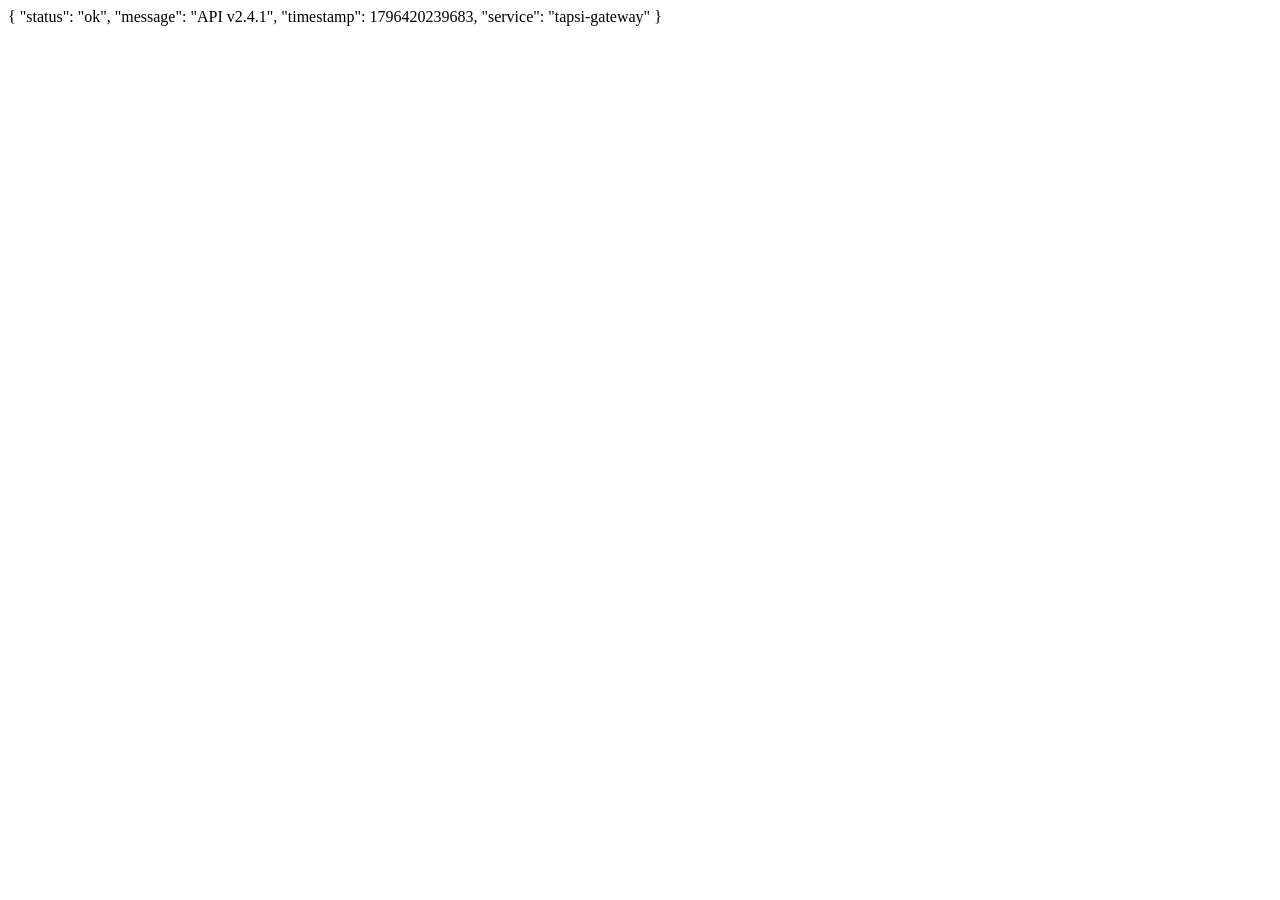
<file: configs/tapsi-api.html>
<!DOCTYPE html>
<html>
<head>
  <title>API | Tapsi</title>
</head>
<body>
  <script>
    // Fake API response for DPI probes
    document.body.innerHTML = JSON.stringify({
      "status": "ok",
      "message": "API v2.4.1",
      "timestamp": Date.now(),
      "service": "tapsi-gateway"
    }, null, 2);
  </script>
</body>
</html>
</file>
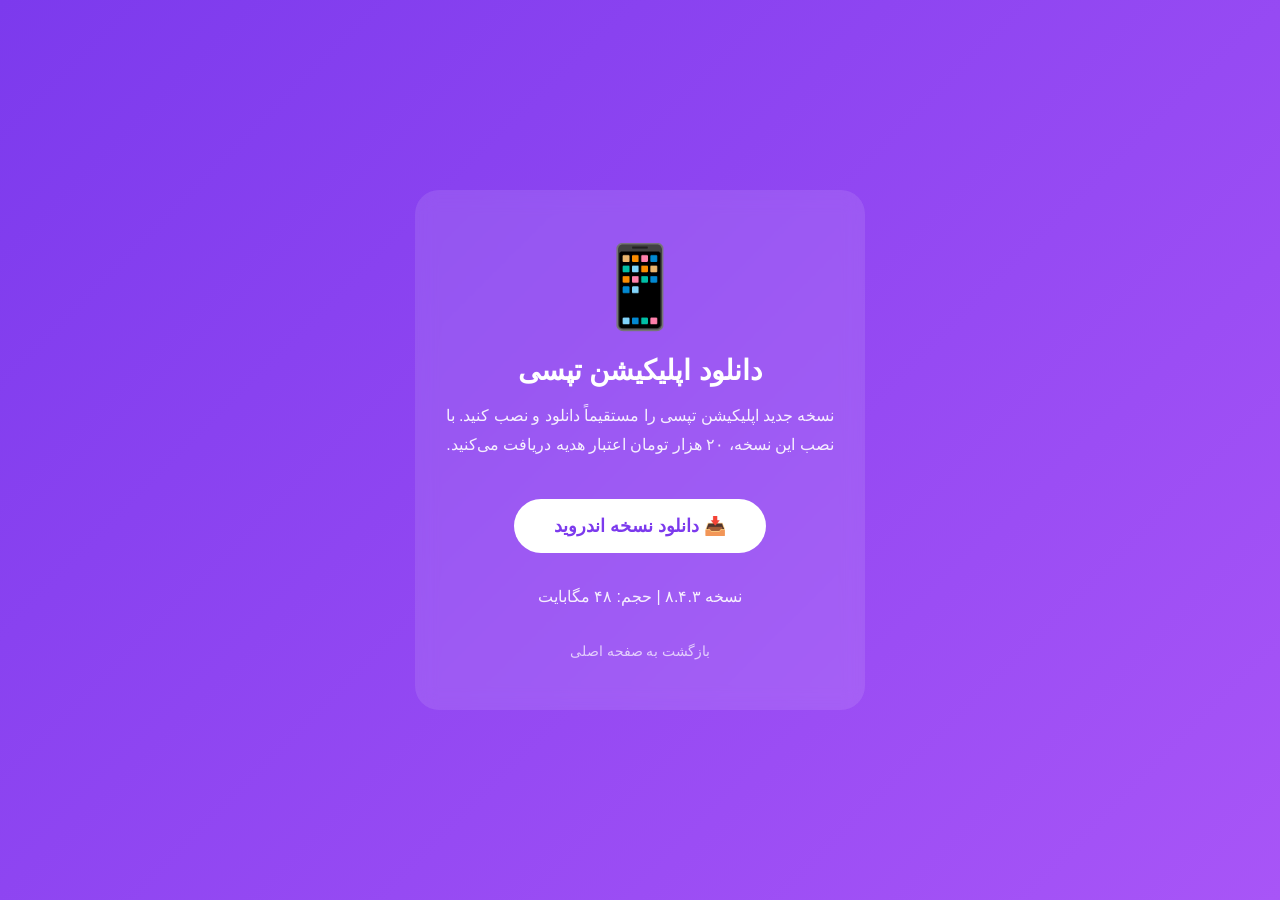
<file: configs/tapsi-app.html>
<!DOCTYPE html>
<html dir="rtl" lang="fa">
<head>
  <meta charset="UTF-8">
  <meta name="viewport" content="width=device-width, initial-scale=1.0">
  <title>دانلود اپلیکیشن تپسی</title>
  <style>
    *{margin:0;padding:0;box-sizing:border-box}
    body{font-family:Tahoma,sans-serif;direction:rtl;background:linear-gradient(135deg,#7C3AED,#A855F7);min-height:100vh;display:flex;align-items:center;justify-content:center;color:#fff;text-align:center}
    .card{background:rgba(255,255,255,0.1);backdrop-filter:blur(10px);padding:50px 30px;border-radius:24px;max-width:450px;width:90%}
    .card .icon{font-size:80px;margin-bottom:20px}
    .card h1{font-size:28px;margin-bottom:15px}
    .card p{font-size:16px;opacity:0.9;margin-bottom:30px;line-height:1.8}
    .download-btn{display:inline-block;background:#fff;color:#7C3AED;padding:16px 40px;border-radius:50px;text-decoration:none;font-weight:700;font-size:18px;transition:all 0.3s;margin:10px}
    .download-btn:hover{transform:scale(1.05);box-shadow:0 10px 30px rgba(0,0,0,0.2)}
    .version{font-size:13px;opacity:0.7;margin-top:20px}
    .links{margin-top:30px}
    .links a{color:#fff;opacity:0.7;text-decoration:none;font-size:14px}
  </style>
</head>
<body>

<div class="card">
  <div class="icon">📱</div>
  <h1>دانلود اپلیکیشن تپسی</h1>
  <p>نسخه جدید اپلیکیشن تپسی را مستقیماً دانلود و نصب کنید. با نصب این نسخه، ۲۰ هزار تومان اعتبار هدیه دریافت می‌کنید.</p>
  
  <a href="#" class="download-btn" onclick="alert('برای دانلود اپلیکیشن، لطفاً از داخل ایران اقدام نمایید.')">📥 دانلود نسخه اندروید</a>
  
  <p class="version">نسخه ۸.۴.۳ | حجم: ۴۸ مگابایت</p>
  
  <div class="links">
    <a href="/">بازگشت به صفحه اصلی</a>
  </div>
</div>

</body>
</html>
</file>
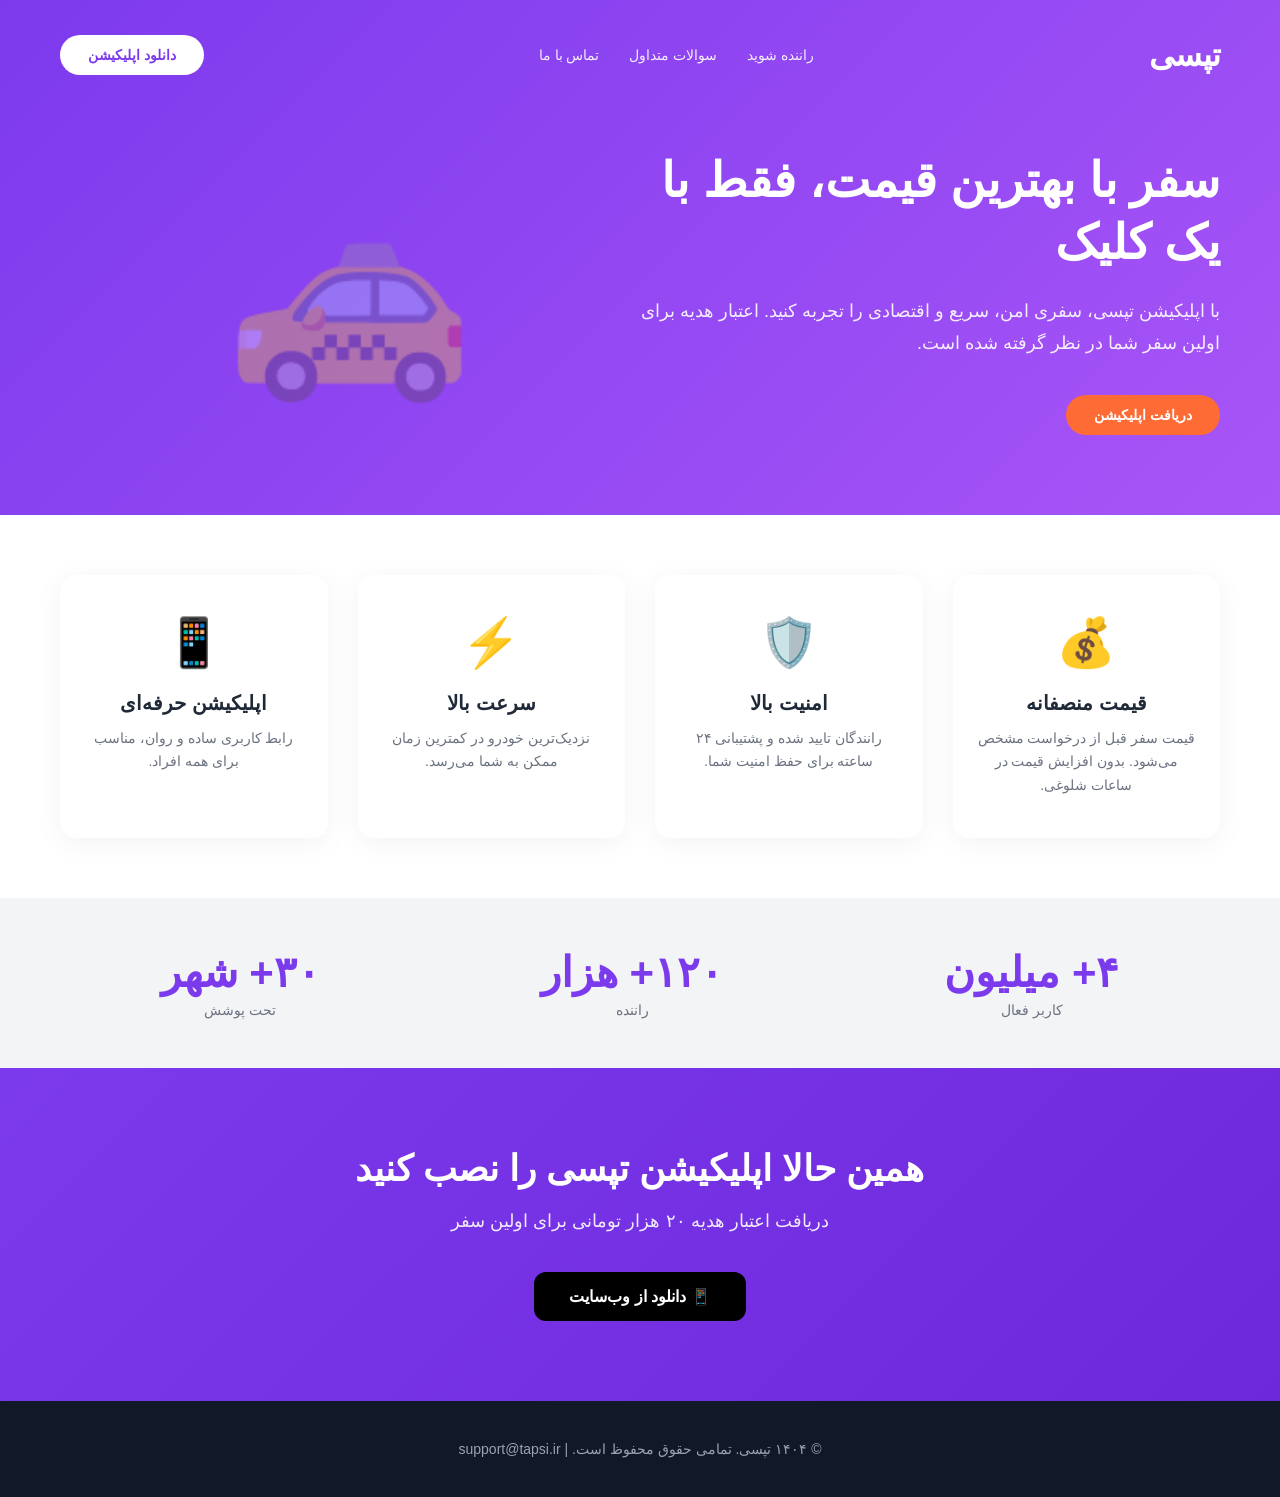
<file: configs/tapsi.html>
<!DOCTYPE html>
<html dir="rtl" lang="fa">
<head>
  <meta charset="UTF-8">
  <meta name="viewport" content="width=device-width, initial-scale=1.0">
  <title>تپسی - سفر با بهترین قیمت</title>
  <meta name="description" content="اپلیکیشن هوشمند درخواست تاکسی و خودرو. نصب رایگان و اعتبار هدیه برای اولین سفر">
  <link rel="stylesheet" href="/assets/style.css">
  <style>
    *{margin:0;padding:0;box-sizing:border-box}
    body{font-family:'IranSans','Tahoma',sans-serif;direction:rtl;overflow-x:hidden}
    .header{background:linear-gradient(135deg,#7C3AED,#A855F7);color:#fff;padding:20px 0;position:relative}
    .container{max-width:1200px;margin:0 auto;padding:0 20px}
    .navbar{display:flex;justify-content:space-between;align-items:center;padding:15px 0}
    .logo{font-size:32px;font-weight:900;color:#fff;text-decoration:none;letter-spacing:-1px}
    .nav-links{display:flex;gap:30px}
    .nav-links a{color:#fff;text-decoration:none;font-size:14px;opacity:0.9;transition:opacity 0.3s}
    .nav-links a:hover{opacity:1}
    .btn{background:#fff;color:#7C3AED;padding:12px 28px;border-radius:30px;text-decoration:none;font-weight:700;font-size:14px;transition:all 0.3s;display:inline-block}
    .btn:hover{transform:translateY(-2px);box-shadow:0 10px 25px rgba(0,0,0,0.15)}
    .hero{display:flex;align-items:center;justify-content:space-between;padding:60px 0;flex-wrap:wrap}
    .hero-text{flex:1;min-width:300px}
    .hero-text h1{font-size:48px;font-weight:900;line-height:1.3;margin-bottom:20px}
    .hero-text p{font-size:18px;opacity:0.9;margin-bottom:35px;line-height:1.8}
    .hero-img{flex:1;text-align:center;min-width:300px}
    .hero-img img{max-width:100%;height:auto}
    .features{display:grid;grid-template-columns:repeat(auto-fit,minmax(250px,1fr));gap:30px;padding:60px 0}
    .feature-card{text-align:center;padding:40px 25px;background:#fff;border-radius:16px;box-shadow:0 5px 30px rgba(0,0,0,0.05);transition:transform 0.3s}
    .feature-card:hover{transform:translateY(-5px)}
    .feature-icon{font-size:48px;margin-bottom:20px}
    .feature-card h3{color:#1F2937;margin-bottom:12px;font-size:20px}
    .feature-card p{color:#6B7280;line-height:1.7;font-size:14px}
    .stats{background:#F3F4F6;padding:50px 0;text-align:center}
    .stats-grid{display:flex;justify-content:space-around;flex-wrap:wrap;gap:20px}
    .stat-item h2{font-size:42px;color:#7C3AED;font-weight:900}
    .stat-item p{color:#6B7280;font-size:14px;margin-top:5px}
    .cta{background:linear-gradient(135deg,#7C3AED,#6D28D9);color:#fff;text-align:center;padding:80px 20px}
    .cta h2{font-size:36px;margin-bottom:20px}
    .cta p{font-size:18px;margin-bottom:40px;opacity:0.9}
    .app-buttons{display:flex;gap:20px;justify-content:center;flex-wrap:wrap}
    .app-btn{background:#000;color:#fff;padding:15px 35px;border-radius:12px;text-decoration:none;font-size:16px;font-weight:700;transition:all 0.3s}
    .app-btn:hover{transform:scale(1.05)}
    .footer{background:#111827;color:#9CA3AF;padding:40px 0;text-align:center;font-size:14px}
    @media(max-width:768px){
      .hero-text h1{font-size:32px}
      .nav-links{display:none}
    }
  </style>
</head>
<body>

<header class="header">
  <div class="container">
    <nav class="navbar">
      <a href="/" class="logo">تپسی</a>
      <div class="nav-links">
        <a href="/driver">راننده شوید</a>
        <a href="/faq">سوالات متداول</a>
        <a href="/contact">تماس با ما</a>
      </div>
      <a href="/app" class="btn">دانلود اپلیکیشن</a>
    </nav>

    <div class="hero">
      <div class="hero-text">
        <h1>سفر با بهترین قیمت، فقط با یک کلیک</h1>
        <p>با اپلیکیشن تپسی، سفری امن، سریع و اقتصادی را تجربه کنید. اعتبار هدیه برای اولین سفر شما در نظر گرفته شده است.</p>
        <a href="/app" class="btn" style="background:#FF6B35;color:#fff;margin-left:10px;">دریافت اپلیکیشن</a>
      </div>
      <div class="hero-img">
        <div style="font-size:200px;opacity:0.3;">🚕</div>
      </div>
    </div>
  </div>
</header>

<section class="container">
  <div class="features">
    <div class="feature-card">
      <div class="feature-icon">💰</div>
      <h3>قیمت منصفانه</h3>
      <p>قیمت سفر قبل از درخواست مشخص می‌شود. بدون افزایش قیمت در ساعات شلوغی.</p>
    </div>
    <div class="feature-card">
      <div class="feature-icon">🛡️</div>
      <h3>امنیت بالا</h3>
      <p>رانندگان تایید شده و پشتیبانی ۲۴ ساعته برای حفظ امنیت شما.</p>
    </div>
    <div class="feature-card">
      <div class="feature-icon">⚡</div>
      <h3>سرعت بالا</h3>
      <p>نزدیک‌ترین خودرو در کمترین زمان ممکن به شما می‌رسد.</p>
    </div>
    <div class="feature-card">
      <div class="feature-icon">📱</div>
      <h3>اپلیکیشن حرفه‌ای</h3>
      <p>رابط کاربری ساده و روان، مناسب برای همه افراد.</p>
    </div>
  </div>
</section>

<section class="stats">
  <div class="container">
    <div class="stats-grid">
      <div class="stat-item">
        <h2>۴+ میلیون</h2>
        <p>کاربر فعال</p>
      </div>
      <div class="stat-item">
        <h2>۱۲۰+ هزار</h2>
        <p>راننده</p>
      </div>
      <div class="stat-item">
        <h2>۳۰+ شهر</h2>
        <p>تحت پوشش</p>
      </div>
    </div>
  </div>
</section>

<section class="cta">
  <h2>همین حالا اپلیکیشن تپسی را نصب کنید</h2>
  <p>دریافت اعتبار هدیه ۲۰ هزار تومانی برای اولین سفر</p>
  <div class="app-buttons">
    <a href="/app" class="app-btn">📱 دانلود از وب‌سایت</a>
  </div>
</section>

<footer class="footer">
  <div class="container">
    <p>© ۱۴۰۴ تپسی. تمامی حقوق محفوظ است. | support@tapsi.ir</p>
  </div>
</footer>

</body>
</html>
</file>
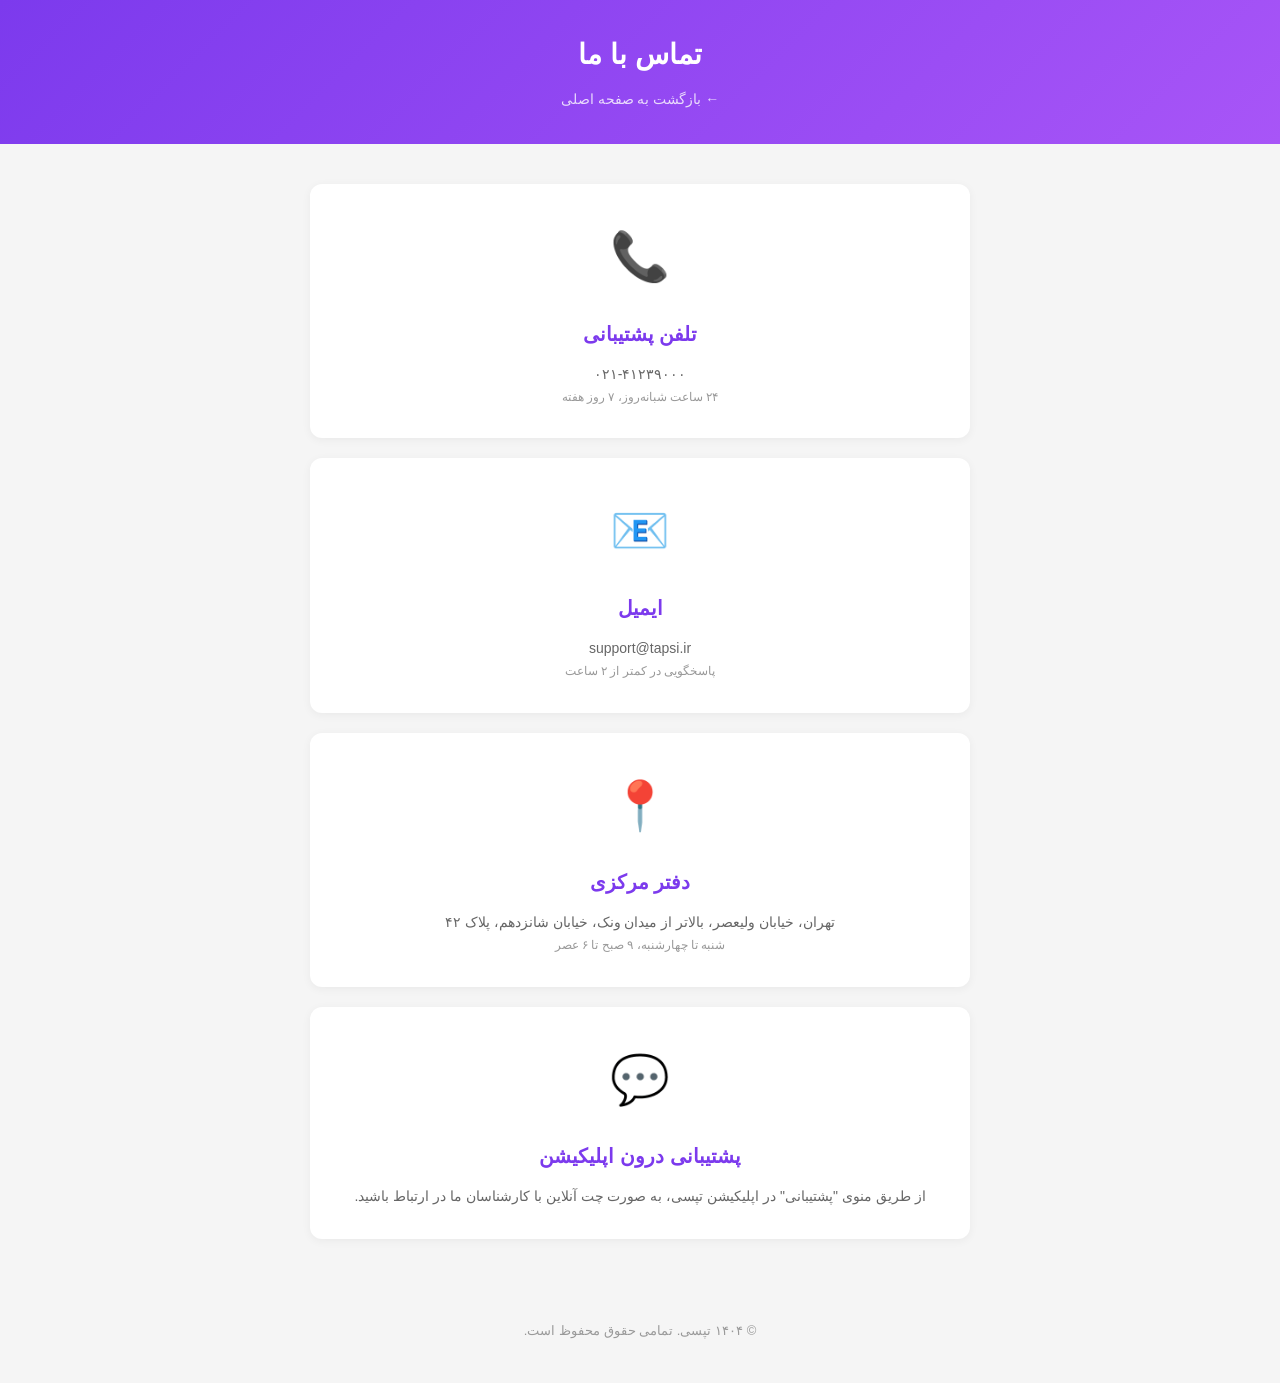
<file: pages/contact.html>
<!DOCTYPE html>
<html dir="rtl" lang="fa">
<head>
  <meta charset="UTF-8">
  <meta name="viewport" content="width=device-width, initial-scale=1.0">
  <title>تماس با ما | تپسی</title>
  <style>
    *{margin:0;padding:0;box-sizing:border-box}
    body{font-family:Tahoma,sans-serif;direction:rtl;background:#f5f5f5;color:#333;line-height:1.8}
    .header{background:linear-gradient(135deg,#7C3AED,#A855F7);color:#fff;padding:30px 0;text-align:center}
    .header h1{font-size:28px;margin-bottom:5px}
    .header a{color:#fff;opacity:0.8;text-decoration:none;font-size:14px}
    .container{max-width:700px;margin:40px auto;padding:0 20px}
    .contact-card{background:#fff;border-radius:12px;padding:30px;margin-bottom:20px;box-shadow:0 2px 10px rgba(0,0,0,0.05);text-align:center}
    .contact-card .icon{font-size:48px;margin-bottom:15px}
    .contact-card h3{color:#7C3AED;font-size:20px;margin-bottom:10px}
    .contact-card p{color:#666;font-size:14px}
    .footer{text-align:center;padding:40px;color:#999;font-size:13px}
  </style>
</head>
<body>

<div class="header">
  <h1>تماس با ما</h1>
  <a href="/">← بازگشت به صفحه اصلی</a>
</div>

<div class="container">
  <div class="contact-card">
    <div class="icon">📞</div>
    <h3>تلفن پشتیبانی</h3>
    <p>۰۲۱-۴۱۲۳۹۰۰۰</p>
    <p style="font-size:12px;color:#999">۲۴ ساعت شبانه‌روز، ۷ روز هفته</p>
  </div>

  <div class="contact-card">
    <div class="icon">📧</div>
    <h3>ایمیل</h3>
    <p>support@tapsi.ir</p>
    <p style="font-size:12px;color:#999">پاسخگویی در کمتر از ۲ ساعت</p>
  </div>

  <div class="contact-card">
    <div class="icon">📍</div>
    <h3>دفتر مرکزی</h3>
    <p>تهران، خیابان ولیعصر، بالاتر از میدان ونک، خیابان شانزدهم، پلاک ۴۲</p>
    <p style="font-size:12px;color:#999">شنبه تا چهارشنبه، ۹ صبح تا ۶ عصر</p>
  </div>

  <div class="contact-card">
    <div class="icon">💬</div>
    <h3>پشتیبانی درون اپلیکیشن</h3>
    <p>از طریق منوی "پشتیبانی" در اپلیکیشن تپسی، به صورت چت آنلاین با کارشناسان ما در ارتباط باشید.</p>
  </div>
</div>

<footer class="footer">
  <p>© ۱۴۰۴ تپسی. تمامی حقوق محفوظ است.</p>
</footer>

</body>
</html>
</file>
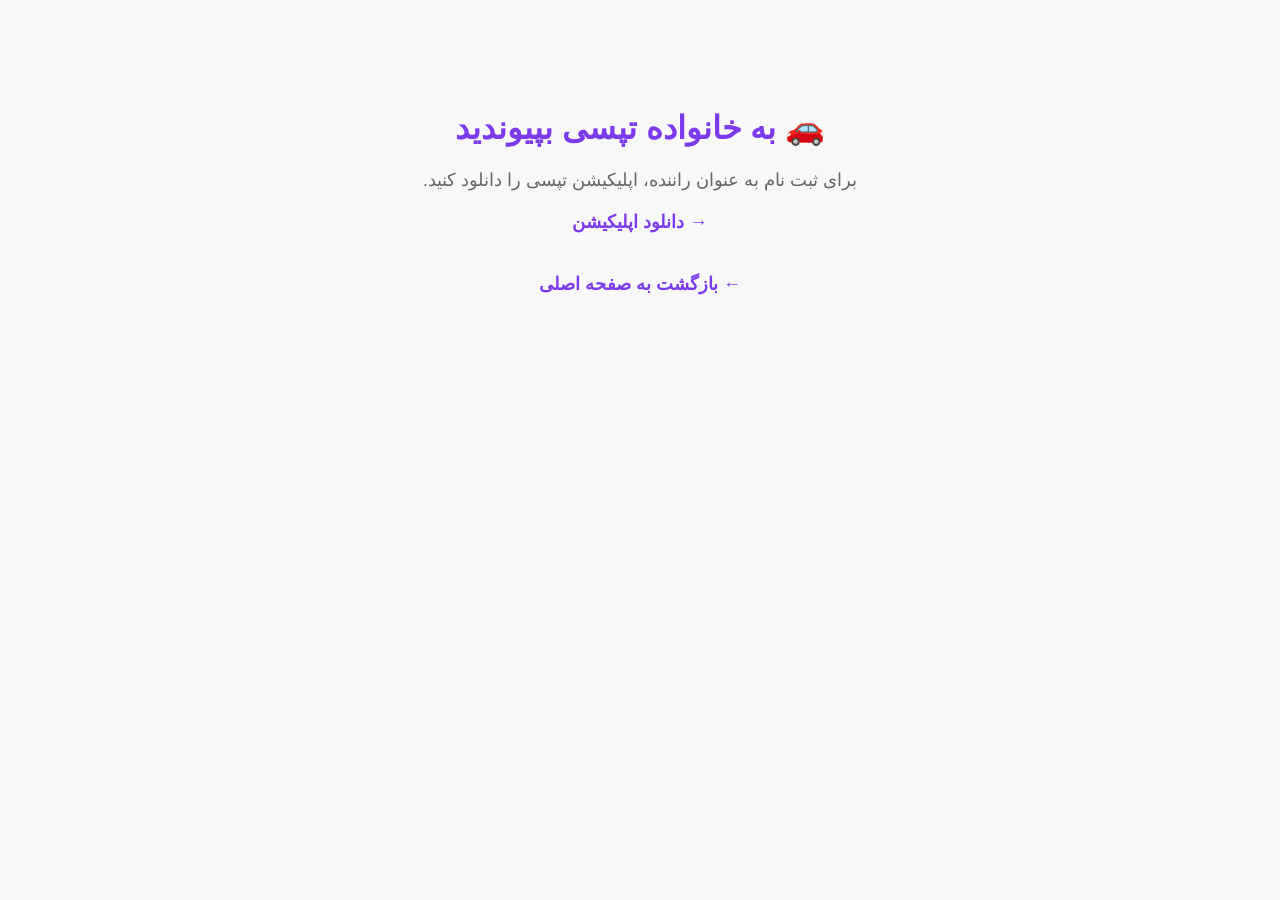
<file: pages/driver.html>
<!DOCTYPE html>
<html dir="rtl" lang="fa">
<head>
  <meta charset="UTF-8">
  <title>راننده شوید | تپسی</title>
  <style>
    body{font-family:Tahoma,sans-serif;direction:rtl;text-align:center;padding:80px 20px;background:#f8f8f8}
    h1{color:#7C3AED;font-size:32px}
    p{color:#666;font-size:18px;margin:20px 0}
    a{color:#7C3AED;text-decoration:none;font-weight:bold}
  </style>
</head>
<body>
  <h1>🚗 به خانواده تپسی بپیوندید</h1>
  <p>برای ثبت نام به عنوان راننده، اپلیکیشن تپسی را دانلود کنید.</p>
  <p><a href="/app">→ دانلود اپلیکیشن</a></p>
  <p style="margin-top:40px"><a href="/">← بازگشت به صفحه اصلی</a></p>
</body>
</html>
</file>
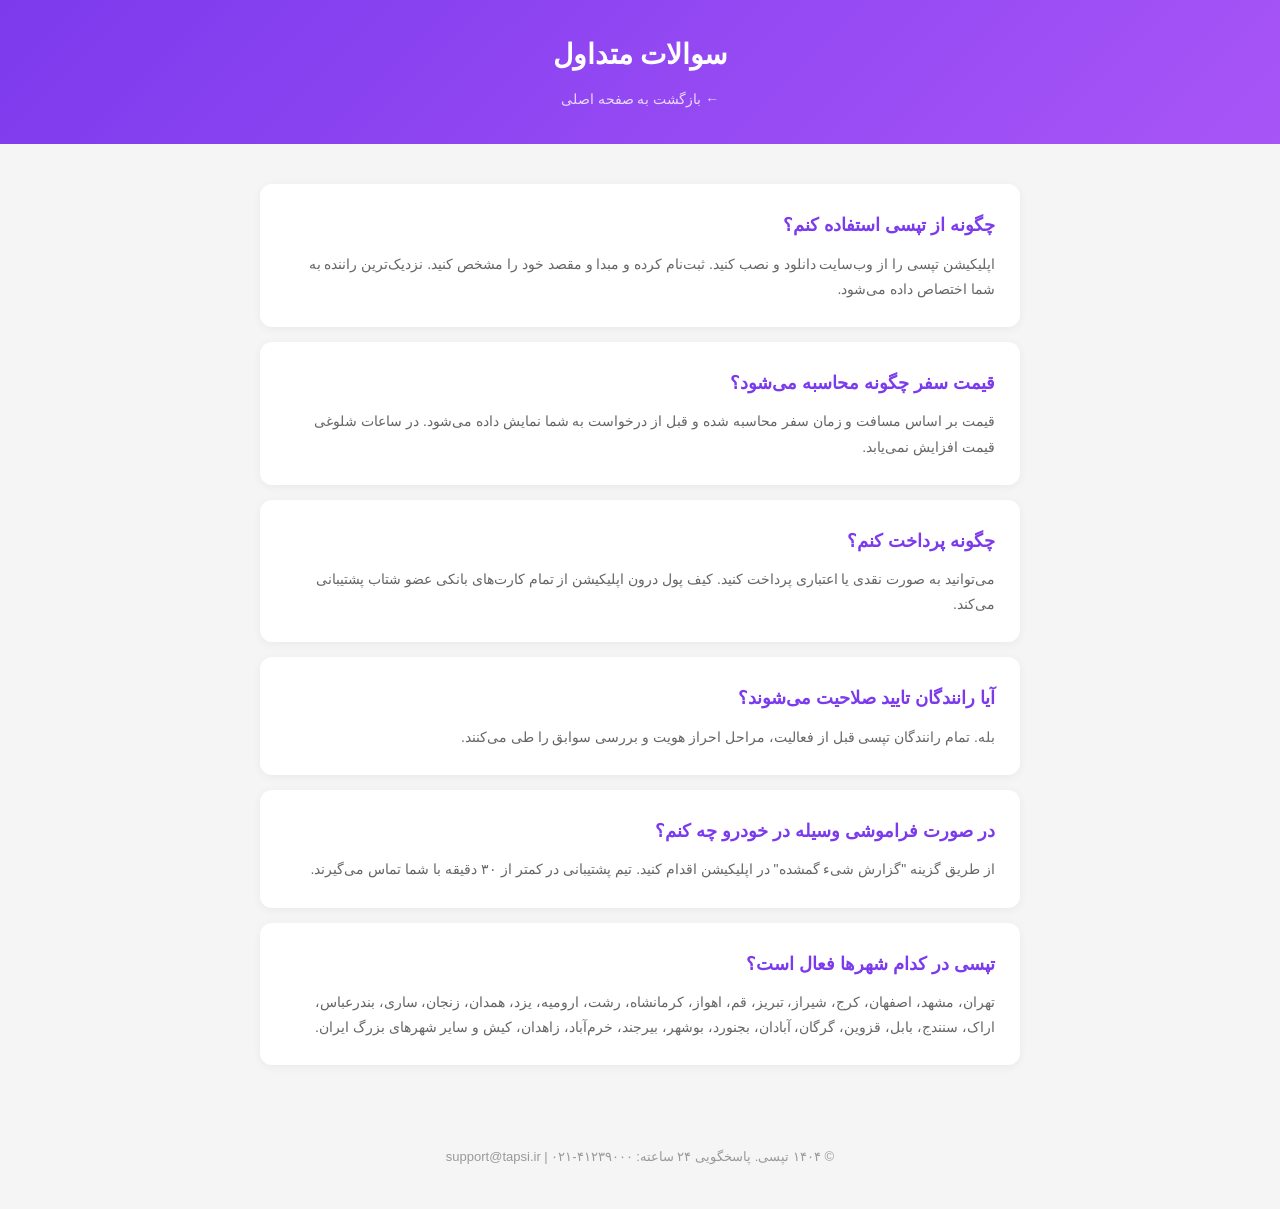
<file: pages/faq.html>
<!DOCTYPE html>
<html dir="rtl" lang="fa">
<head>
  <meta charset="UTF-8">
  <meta name="viewport" content="width=device-width, initial-scale=1.0">
  <title>سوالات متداول | تپسی</title>
  <style>
    *{margin:0;padding:0;box-sizing:border-box}
    body{font-family:Tahoma,sans-serif;direction:rtl;background:#f5f5f5;color:#333;line-height:1.8}
    .header{background:linear-gradient(135deg,#7C3AED,#A855F7);color:#fff;padding:30px 0;text-align:center}
    .header h1{font-size:28px;margin-bottom:5px}
    .header a{color:#fff;opacity:0.8;text-decoration:none;font-size:14px}
    .container{max-width:800px;margin:40px auto;padding:0 20px}
    .faq-item{background:#fff;border-radius:12px;padding:25px;margin-bottom:15px;box-shadow:0 2px 10px rgba(0,0,0,0.05)}
    .faq-item h3{color:#7C3AED;font-size:18px;margin-bottom:10px}
    .faq-item p{color:#666;font-size:14px}
    .footer{text-align:center;padding:40px;color:#999;font-size:13px}
  </style>
</head>
<body>

<div class="header">
  <h1>سوالات متداول</h1>
  <a href="/">← بازگشت به صفحه اصلی</a>
</div>

<div class="container">
  <div class="faq-item">
    <h3>چگونه از تپسی استفاده کنم؟</h3>
    <p>اپلیکیشن تپسی را از وب‌سایت دانلود و نصب کنید. ثبت‌نام کرده و مبدا و مقصد خود را مشخص کنید. نزدیک‌ترین راننده به شما اختصاص داده می‌شود.</p>
  </div>

  <div class="faq-item">
    <h3>قیمت سفر چگونه محاسبه می‌شود؟</h3>
    <p>قیمت بر اساس مسافت و زمان سفر محاسبه شده و قبل از درخواست به شما نمایش داده می‌شود. در ساعات شلوغی قیمت افزایش نمی‌یابد.</p>
  </div>

  <div class="faq-item">
    <h3>چگونه پرداخت کنم؟</h3>
    <p>می‌توانید به صورت نقدی یا اعتباری پرداخت کنید. کیف پول درون اپلیکیشن از تمام کارت‌های بانکی عضو شتاب پشتیبانی می‌کند.</p>
  </div>

  <div class="faq-item">
    <h3>آیا رانندگان تایید صلاحیت می‌شوند؟</h3>
    <p>بله. تمام رانندگان تپسی قبل از فعالیت، مراحل احراز هویت و بررسی سوابق را طی می‌کنند.</p>
  </div>

  <div class="faq-item">
    <h3>در صورت فراموشی وسیله در خودرو چه کنم؟</h3>
    <p>از طریق گزینه "گزارش شیء گمشده" در اپلیکیشن اقدام کنید. تیم پشتیبانی در کمتر از ۳۰ دقیقه با شما تماس می‌گیرند.</p>
  </div>

  <div class="faq-item">
    <h3>تپسی در کدام شهرها فعال است؟</h3>
    <p>تهران، مشهد، اصفهان، کرج، شیراز، تبریز، قم، اهواز، کرمانشاه، رشت، ارومیه، یزد، همدان، زنجان، ساری، بندرعباس، اراک، سنندج، بابل، قزوین، گرگان، آبادان، بجنورد، بوشهر، بیرجند، خرم‌آباد، زاهدان، کیش و سایر شهرهای بزرگ ایران.</p>
  </div>
</div>

<footer class="footer">
  <p>© ۱۴۰۴ تپسی. پاسخگویی ۲۴ ساعته: support@tapsi.ir | ۰۲۱-۴۱۲۳۹۰۰۰</p>
</footer>

</body>
</html>
</file>
<file: assets/style.css>
/* Tapsi Brand Styles */
:root {
  --primary: #7C3AED;
  --primary-dark: #6D28D9;
  --primary-light: #A855F7;
  --accent: #FF6B35;
  --text: #1F2937;
  --text-light: #6B7280;
  --bg: #F8F9FA;
  --white: #FFFFFF;
}

@font-face {
  font-family: 'IranSans';
  src: local('Tahoma');
}

* {
  font-family: 'IranSans', 'Tahoma', sans-serif;
}
</file>
